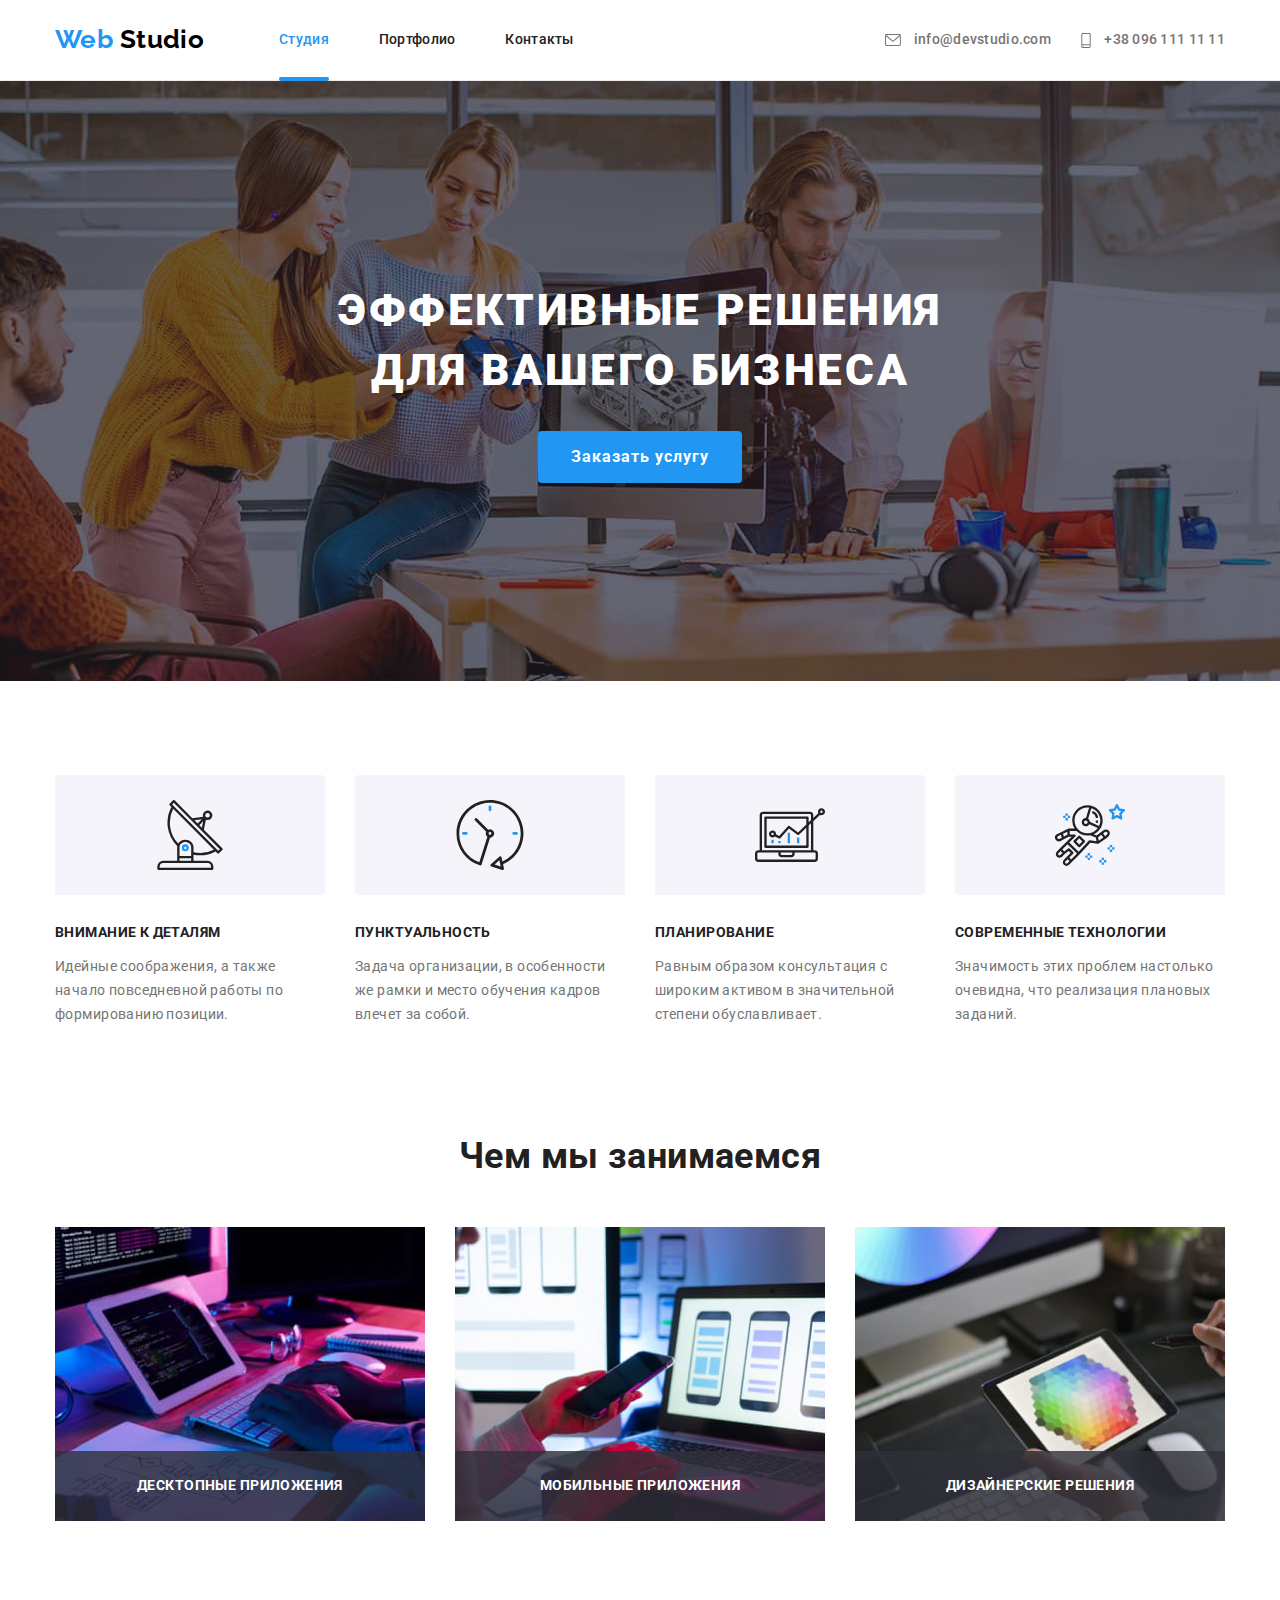
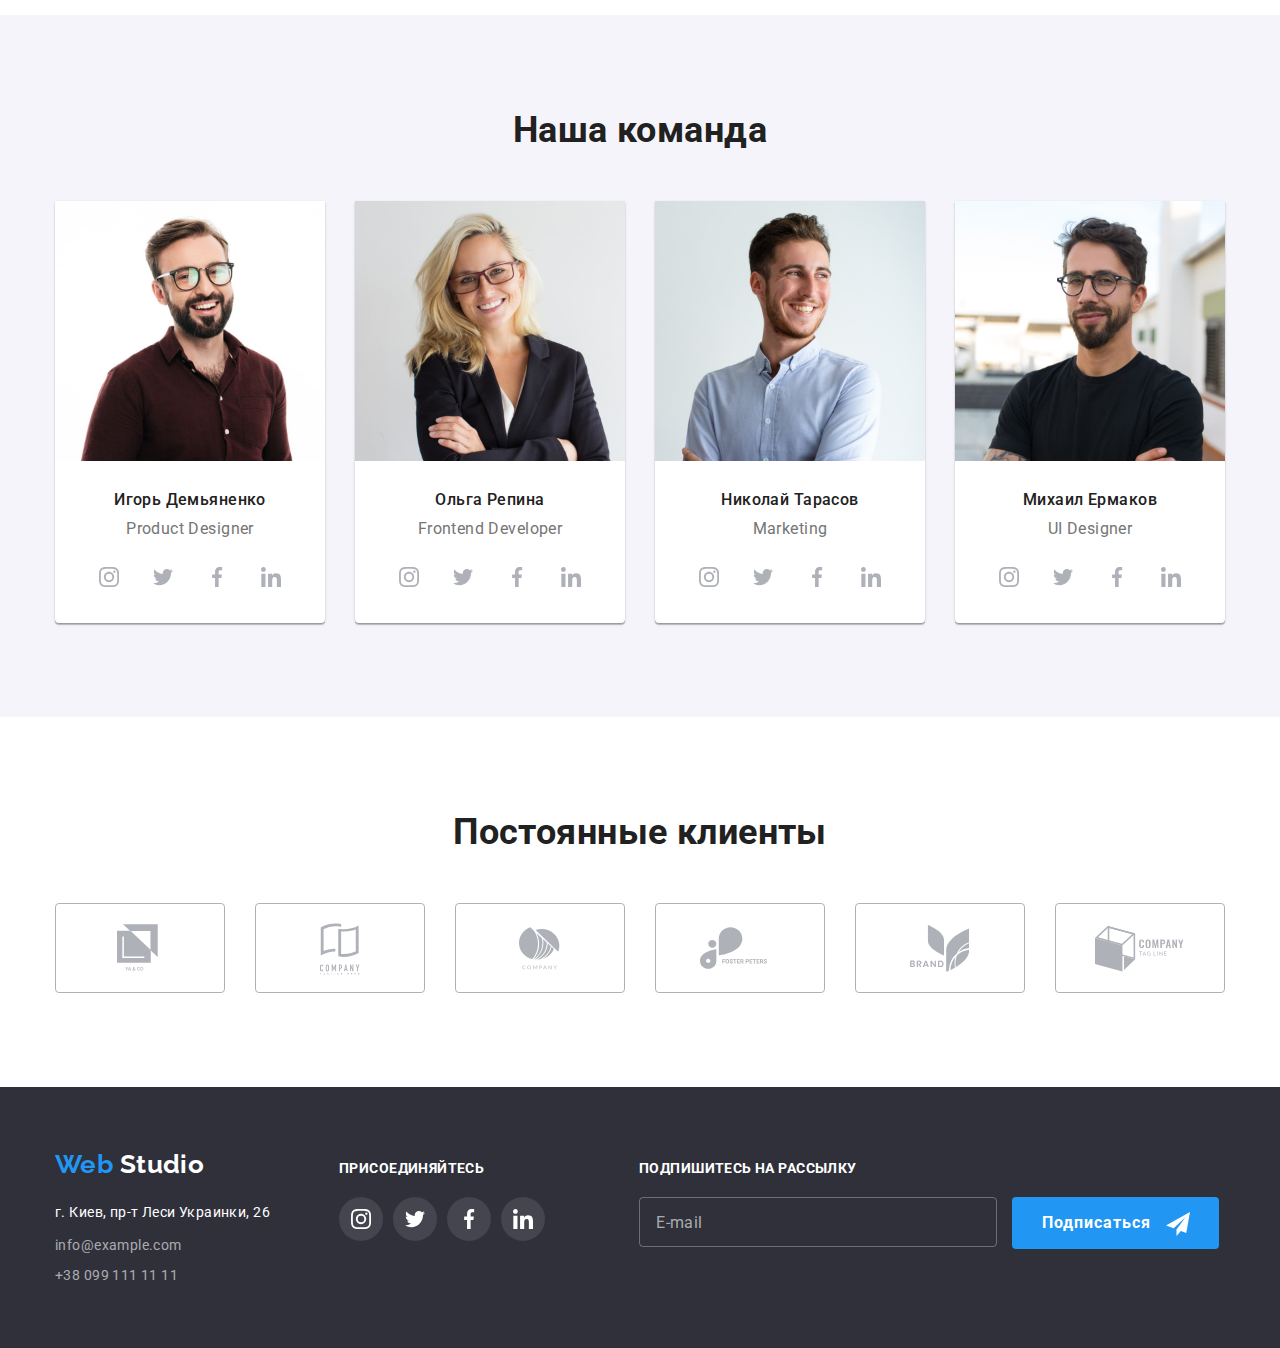
<file: index.html>
<!DOCTYPE html>
<html lang="ru">
	<head>
		<meta charset="UTF-8" />
		<meta name="viewport" content="width=device-width, initial-scale=1.0" />
		<meta http-equiv="X-UA-Compatible" content="ie=edge" />
		<link
			href="https://fonts.googleapis.com/css2?family=Raleway:wght@700&family=Roboto:wght@400;500;700&display=swap"
			rel="stylesheet"
		/>
		<link rel="stylesheet" href="./css/normalize.css" />
		<link rel="stylesheet" href="./css/style.css" />
		<title>Web Studio</title>
	</head>

	<body>
		<header class="page-header">
			<nav class="container main-nav">
				<a href="./index.html" class="logo">
					<span class="logo logo-first">Web</span>
					Studio
				</a>
				<ul class="list site-nav">
					<li class="site-nav-item"><a href="./index.html" class="site-nav-link current">Студия</a></li>
					<li class="site-nav-item">
						<a href="./portfolio.html" class="site-nav-link">Портфолио</a>
					</li>
					<li class="site-nav-item">
						<a href="#" class="site-nav-link">Контакты</a>
					</li>
				</ul>
				<ul class="list contacts">
					<li class="contacts-item">
						<a href="mailto:info@devstudio.com" class="contacts-link">
							<svg class="icon-contacts" width="16" height="12">
								<use href="./images/icons/sprite.svg#icon-envelope"></use>
							</svg>
							info@devstudio.com
						</a>
					</li>
					<li class="contacts-item">
						<a href="tel:+380961111111" class="contacts-link icon-phone">
							<svg class="icon-contacts" width="10" height="15">
								<use href="./images/icons/sprite.svg#icon-smartphone"></use>
							</svg>
							+38 096 111 11 11
						</a>
					</li>
				</ul>
			</nav>
		</header>
		<main>
			<!--Герой-->
			<section class="hero hero-section">
				<div class="hero-text-area">
					<h1 class="hero-title">Эффективные решения для вашего бизнеса</h1>
					<button type="button" class="button primary" data-modal-open>Заказать услугу</button>
				</div>
			</section>
			<!--Блок преимуществ-->
			<section class="section">
				<div class="container">
					<h2 class="visually-hidden">Наши преимущества</h2>
					<ul class="list advantages">
						<li class="advantages-item">
							<div class="advantages-bg">
								<svg class="advantages-icon">
									<use href="./images/icons/sprite.svg#icon-antenna"></use>
								</svg>
							</div>
							<h3 class="section-title-description">Внимание к деталям</h3>
							<p>Идейные соображения, а также начало повседневной работы по формированию позиции.</p>
						</li>
						<li class="advantages-item">
							<div class="advantages-bg">
								<svg class="advantages-icon">
									<use href="./images/icons/sprite.svg#icon-clock"></use>
								</svg>
							</div>
							<h3 class="section-title-description">Пунктуальность</h3>
							<p>Задача организации, в особенности же рамки и место обучения кадров влечет за собой.</p>
						</li>
						<li class="advantages-item">
							<div class="advantages-bg">
								<svg class="advantages-icon">
									<use href="./images/icons/sprite.svg#icon-diagram"></use>
								</svg>
							</div>
							<h3 class="section-title-description">Планирование</h3>
							<p>Равным образом консультация с широким активом в значительной степени обуславливает.</p>
						</li>
						<li class="advantages-item">
							<div class="advantages-bg">
								<svg class="advantages-icon">
									<use href="./images/icons/sprite.svg#icon-astronaut"></use>
								</svg>
							</div>
							<h3 class="section-title-description">Современные технологии</h3>
							<p>Значимость этих проблем настолько очевидна, что реализация плановых заданий.</p>
						</li>
					</ul>
				</div>
			</section>
			<!--Услуги-->
			<section class="section">
				<div class="container">
					<h2 class="section-title">Чем мы занимаемся</h2>
					<ul class="list products">
						<li class="products-item">
							<img src="./images/desktop-app.jpg" alt="десктопные приложения" width="370" height="294" />
							<h3 class="section-title-description white">Десктопные приложения</h3>
						</li>
						<li class="products-item">
							<img src="./images/mobile-app.jpg" alt="мобильные приложения" width="370" height="294" />
							<h3 class="section-title-description white">Мобильные приложения</h3>
						</li>
						<li class="products-item">
							<img src="./images/design.jpg" alt="дизайн приложений" width="370" height="294" />
							<h3 class="section-title-description white">Дизайнерские решения</h3>
						</li>
					</ul>
				</div>
			</section>
			<!--Команда-->
			<section class="section-grey">
				<div class="container">
					<h2 class="section-title">Наша команда</h2>
					<ul class="list team-member">
						<li class="team-member-card">
							<img
								src="./images/product-designer.jpg"
								alt="продуктовый дизайнер Николай Кучеренко"
								width="270"
								height="260"
							/>
							<div class="team-member-description">
								<h3 class="team-member name">Игорь Демьяненко</h3>
								<p class="team-member prof" lang="en">Product Designer</p>
								<ul class="list social-link">
									<li>
										<a
											class="social-link-item"
											href="https://www.instagram.com/"
											target="_blank"
											rel="noopener noreferrer"
											aria-label="ссылка на инстаграм"
										>
											<svg class="social-link-icon" width="20" height="20">
												<use href="./images/icons/sprite.svg#icon-instagram"></use>
											</svg>
										</a>
									</li>
									<li>
										<a
											class="social-link-item"
											href="https://www.twitter.com/"
											target="_blank"
											rel="noopener noreferrer"
											aria-label="ссылка на твиттер"
										>
											<svg class="social-link-icon" width="20" height="20">
												<use href="./images/icons/sprite.svg#icon-twitter"></use>
											</svg>
										</a>
									</li>
									<li>
										<a
											class="social-link-item"
											href="https://www.facebook.com/"
											target="_blank"
											rel="noopener noreferrer"
											aria-label="ссылка на фейсбук"
										>
											<svg class="social-link-icon" width="20" height="20">
												<use href="./images/icons/sprite.svg#icon-facebook"></use>
											</svg>
										</a>
									</li>
									<li>
										<a
											class="social-link-item"
											href="https://www.linkedin.com/"
											target="_blank"
											rel="noopener noreferrer"
											aria-label="ссылка на линкедин"
										>
											<svg class="social-link-icon" width="20" height="20">
												<use href="./images/icons/sprite.svg#icon-linkedin"></use>
											</svg>
										</a>
									</li>
								</ul>
							</div>
						</li>
						<li class="team-member-card">
							<img src="./images/frontend.jpg" alt="фронт-энд разработчик Ольга Иванова" width="270" height="260" />
							<div class="team-member-description">
								<h3 class="team-member name">Ольга Репина</h3>
								<p class="team-member prof" lang="en">Frontend Developer</p>
								<ul class="list social-link">
									<li>
										<a
											class="social-link-item"
											href="https://www.instagram.com/"
											target="_blank"
											rel="noopener noreferrer"
											aria-label="ссылка на инстаграм"
										>
											<svg class="social-link-icon" width="20" height="20">
												<use href="./images/icons/sprite.svg#icon-instagram"></use>
											</svg>
										</a>
									</li>
									<li>
										<a
											class="social-link-item"
											href="https://www.twitter.com/"
											target="_blank"
											rel="noopener noreferrer"
											aria-label="ссылка на твиттер"
										>
											<svg class="social-link-icon" width="20" height="20">
												<use href="./images/icons/sprite.svg#icon-twitter"></use>
											</svg>
										</a>
									</li>
									<li>
										<a
											class="social-link-item"
											href="https://www.facebook.com/"
											target="_blank"
											rel="noopener noreferrer"
											aria-label="ссылка на фейсбук"
										>
											<svg class="social-link-icon" width="20" height="20">
												<use href="./images/icons/sprite.svg#icon-facebook"></use>
											</svg>
										</a>
									</li>
									<li>
										<a
											class="social-link-item"
											href="https://www.linkedin.com/"
											target="_blank"
											rel="noopener noreferrer"
											aria-label="ссылка на линкедин"
										>
											<svg class="social-link-icon" width="20" height="20">
												<use href="./images/icons/sprite.svg#icon-linkedin"></use>
											</svg>
										</a>
									</li>
								</ul>
							</div>
						</li>
						<li class="team-member-card">
							<img src="./images/marketing.jpg" alt="маркетолог Андрей Шевченко" width="270" height="260" />
							<div class="team-member-description">
								<h3 class="team-member name">Николай Тарасов</h3>
								<p class="team-member prof" lang="en">Marketing</p>
								<ul class="list social-link">
									<li>
										<a
											class="social-link-item"
											href="https://www.instagram.com/"
											target="_blank"
											rel="noopener noreferrer"
											aria-label="ссылка на инстаграм"
										>
											<svg class="social-link-icon" width="20" height="20">
												<use href="./images/icons/sprite.svg#icon-instagram"></use>
											</svg>
										</a>
									</li>
									<li>
										<a
											class="social-link-item"
											href="https://www.twitter.com/"
											target="_blank"
											rel="noopener noreferrer"
											aria-label="ссылка на твиттер"
										>
											<svg class="social-link-icon" width="20" height="20">
												<use href="./images/icons/sprite.svg#icon-twitter"></use>
											</svg>
										</a>
									</li>
									<li>
										<a
											class="social-link-item"
											href="https://www.facebook.com/"
											target="_blank"
											rel="noopener noreferrer"
											aria-label="ссылка на фейсбук"
										>
											<svg class="social-link-icon" width="20" height="20">
												<use href="./images/icons/sprite.svg#icon-facebook"></use>
											</svg>
										</a>
									</li>
									<li>
										<a
											class="social-link-item"
											href="https://www.linkedin.com/"
											target="_blank"
											rel="noopener noreferrer"
											aria-label="ссылка на линкедин"
										>
											<svg class="social-link-icon" width="20" height="20">
												<use href="./images/icons/sprite.svg#icon-linkedin"></use>
											</svg>
										</a>
									</li>
								</ul>
							</div>
						</li>
						<li class="team-member-card">
							<img src="./images/ui.jpg" alt="дизайнер Иван Николаев" width="270" height="260" />
							<div class="team-member-description">
								<h3 class="team-member name">Михаил Ермаков</h3>
								<p class="team-member prof" lang="en">UI Designer</p>
								<ul class="list social-link">
									<li>
										<a
											class="social-link-item"
											href="https://www.instagram.com/"
											target="_blank"
											rel="noopener noreferrer"
											aria-label="ссылка на инстаграм"
										>
											<svg class="social-link-icon" width="20" height="20">
												<use href="./images/icons/sprite.svg#icon-instagram"></use>
											</svg>
										</a>
									</li>
									<li>
										<a
											class="social-link-item"
											href="https://www.twitter.com/"
											target="_blank"
											rel="noopener noreferrer"
											aria-label="ссылка на твиттер"
										>
											<svg class="social-link-icon" width="20" height="20">
												<use href="./images/icons/sprite.svg#icon-twitter"></use>
											</svg>
										</a>
									</li>
									<li>
										<a
											class="social-link-item"
											href="https://www.facebook.com/"
											target="_blank"
											rel="noopener noreferrer"
											aria-label="ссылка на фейсбук"
										>
											<svg class="social-link-icon" width="20" height="20">
												<use href="./images/icons/sprite.svg#icon-facebook"></use>
											</svg>
										</a>
									</li>
									<li>
										<a
											class="social-link-item"
											href="https://www.linkedin.com/"
											target="_blank"
											rel="noopener noreferrer"
											aria-label="ссылка на линкедин"
										>
											<svg class="social-link-icon" width="20" height="20">
												<use href="./images/icons/sprite.svg#icon-linkedin"></use>
											</svg>
										</a>
									</li>
								</ul>
							</div>
						</li>
					</ul>
				</div>
			</section>
			<!--Клиенты-->
			<section class="clients">
				<div class="container">
					<h2 class="section-title">Постоянные клиенты</h2>
					<ul class="list clients-list">
						<li class="clients-list-item">
							<a href="#" class="clients-link">
								<svg width="45" height="50">
									<use href="./images/icons/sprite.svg#icon-logo-1"></use>
								</svg>
							</a>
						</li>
						<li class="clients-list-item">
							<a href="#" class="clients-link">
								<svg width="40" height="52">
									<use href="./images/icons/sprite.svg#icon-logo-2"></use>
								</svg>
							</a>
						</li>
						<li class="clients-list-item">
							<a href="#" class="clients-link">
								<svg width="41" height="43">
									<use href="./images/icons/sprite.svg#icon-logo-3"></use>
								</svg>
							</a>
						</li>
						<li class="clients-list-item">
							<a href="#" class="clients-link">
								<svg width="80" height="43">
									<use href="./images/icons/sprite.svg#icon-logo-4"></use>
								</svg>
							</a>
						</li>
						<li class="clients-list-item">
							<a href="#" class="clients-link">
								<svg width="59" height="47">
									<use href="./images/icons/sprite.svg#icon-logo-5"></use>
								</svg>
							</a>
						</li>
						<li class="clients-list-item">
							<a href="#" class="clients-link">
								<svg width="89" height="46">
									<use href="./images/icons/sprite.svg#icon-logo-6"></use>
								</svg>
							</a>
						</li>
					</ul>
				</div>
			</section>
		</main>
		<footer>
			<div class="container footer-columns">
				<div class="logo-address">
					<a href="./index.html" class="logo logo-footer">
						<span class="logo logo-first">Web</span>
						Studio
					</a>
					<address class="address">
						<ul class="list">
							<li>
								<a
									href="https://goo.gl/maps/nj3guqjCCo6YJQm78"
									target="_blank"
									rel="noopener noreferrer"
									class="footer-link address"
								>
									г. Киев, пр-т Леси Украинки, 26
								</a>
							</li>
							<li class="footer-contacts-mail">
								<a href="mailto:info@example.com" class="footer-link">info@example.com</a>
							</li>
							<li class="footer-contacts-phone">
								<a href="tel:+380991111111" class="footer-link">+38 099 111 11 11</a>
							</li>
						</ul>
					</address>
				</div>
				<div class="follow-block">
					<p class="footer-action">Присоединяйтесь</p>
					<ul class="list social-link">
						<li>
							<a
								class="social-link-item footer"
								href="https://www.instagram.com/"
								target="_blank"
								rel="noopener noreferrer"
								aria-label="ссылка на инстаграм"
							>
								<svg class="social-link-icon" width="20" height="20">
									<use href="./images/icons/sprite.svg#icon-instagram"></use>
								</svg>
							</a>
						</li>
						<li>
							<a
								class="social-link-item footer"
								href="https://www.twitter.com/"
								target="_blank"
								rel="noopener noreferrer"
								aria-label="ссылка на твиттер"
							>
								<svg class="social-link-icon" width="20" height="20">
									<use href="./images/icons/sprite.svg#icon-twitter"></use>
								</svg>
							</a>
						</li>
						<li>
							<a
								class="social-link-item footer"
								href="https://www.facebook.com/"
								target="_blank"
								rel="noopener noreferrer"
								aria-label="ссылка на фейсбук"
							>
								<svg class="social-link-icon" width="20" height="20">
									<use href="./images/icons/sprite.svg#icon-facebook"></use>
								</svg>
							</a>
						</li>
						<li>
							<a
								class="social-link-item footer"
								href="https://www.linkedin.com/"
								target="_blank"
								rel="noopener noreferrer"
								aria-label="ссылка на линкедин"
							>
								<svg class="social-link-icon" width="20" height="20">
									<use href="./images/icons/sprite.svg#icon-linkedin"></use>
								</svg>
							</a>
						</li>
					</ul>
				</div>
				<div>
					<p class="footer-action">Подпишитесь на рассылку</p>
					<form action="" method="POST">
						<input type="e-mail" placeholder="E-mail" name="subscribe" required class="subscribe-field" />
						<button type="submit" class="button primary subscribe">
							Подписаться
							<svg class="subscribe-icon">
								<use href="./images/icons/sprite.svg#icon-subscribe"></use>
							</svg>
						</button>
					</form>
				</div>
			</div>
		</footer>
		<div class="backdrop is-hidden" data-modal>
			<div class="modal-window">
				<button class="close-button" data-modal-close>
					<svg class="modal-form-icon close-icon" height="11" width="11">
						<use href="./images/icons/sprite.svg#icon-close"></use>
					</svg>
				</button>
				<p class="modal-form-title">Оставьте свои данные, мы вам перезвоним</p>
				<form action="" method="POST" class="modal-form">
					<label class="modal-form-label" for="username">Имя</label>
					<div class="modal-form-wrap">
						<input type="text" name="username" id="username" class="modal-form-field" required />
						<svg class="modal-form-icon" height="18" width="18">
							<use href="./images/icons/sprite.svg#icon-human"></use>
						</svg>
					</div>
					<label class="modal-form-label" for="phone">Телефон</label>
					<div class="modal-form-wrap">
						<input type="telephone" name="phone" id="phone" required class="modal-form-field" />
						<svg class="modal-form-icon" height="18" width="18">
							<use href="./images/icons/sprite.svg#icon-phone-2"></use>
						</svg>
					</div>
					<label class="modal-form-label" for="mail">Почта</label>
					<div class="modal-form-wrap">
						<input type="e-mail" name="mail" id="mail" required class="modal-form-field" />
						<svg class="modal-form-icon" height="18" width="18">
							<use href="./images/icons/sprite.svg#icon-mail-filled"></use>
						</svg>
					</div>
					<label class="modal-form-label" for="comment">Комментарий</label>
					<div class="modal-form-wrap">
						<textarea
							name="comment"
							id="comment"
							placeholder="Введите текст"
							rows="8"
							class="modal-form-field"
						></textarea>
					</div>
					<div class="custom-checkbox-wrap">
						<label class="check-label" for="check">
							<input class="custom-checkbox" type="checkbox" name="check" id="check" value="check" />
							<span class="icon-check"></span>
							Соглашаюсь с рассылкой и принимаю&nbsp;
							<a href="#" class="policy-link">Условия договора</a>
						</label>
					</div>
					<div class="button-submit-wrap"><button type="submit" class="button primary send">Отправить</button></div>
				</form>
			</div>
		</div>
		<script src="./js/modal.js"></script>
	</body>
</html>
</file>
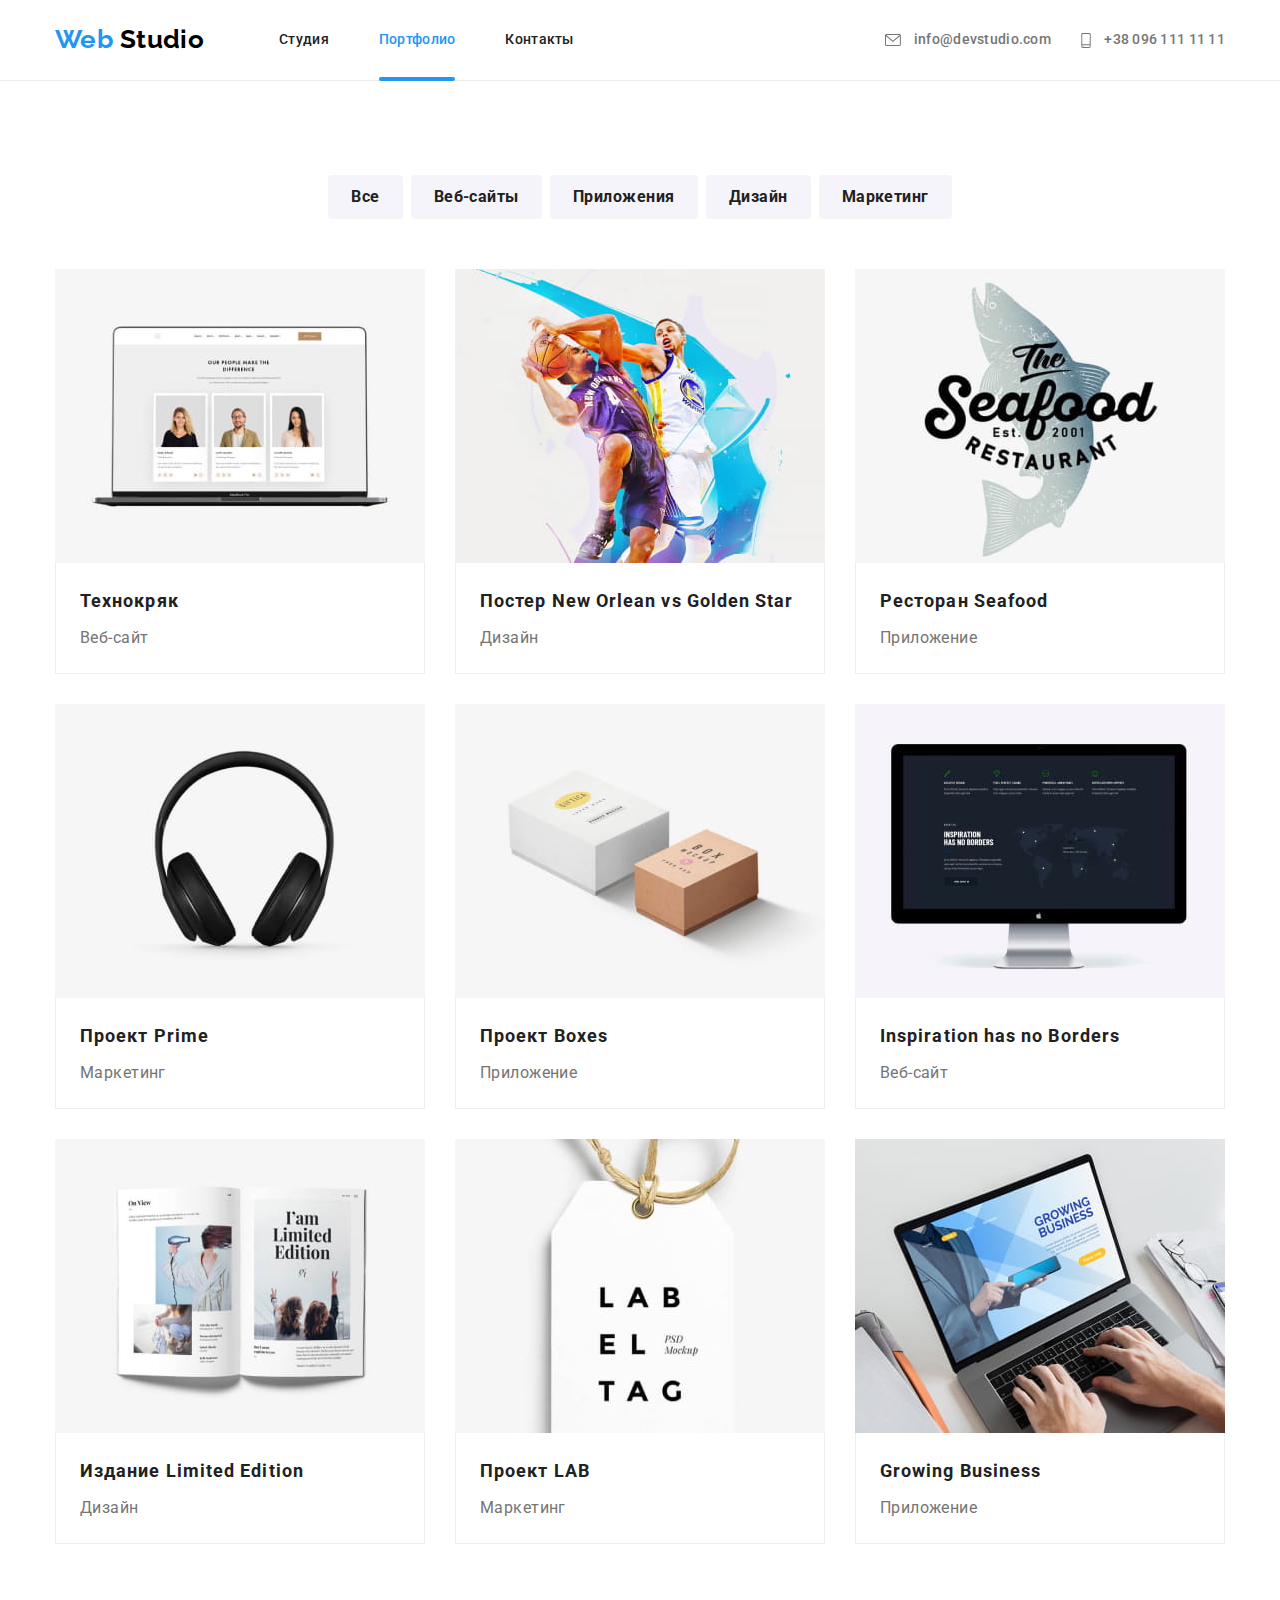
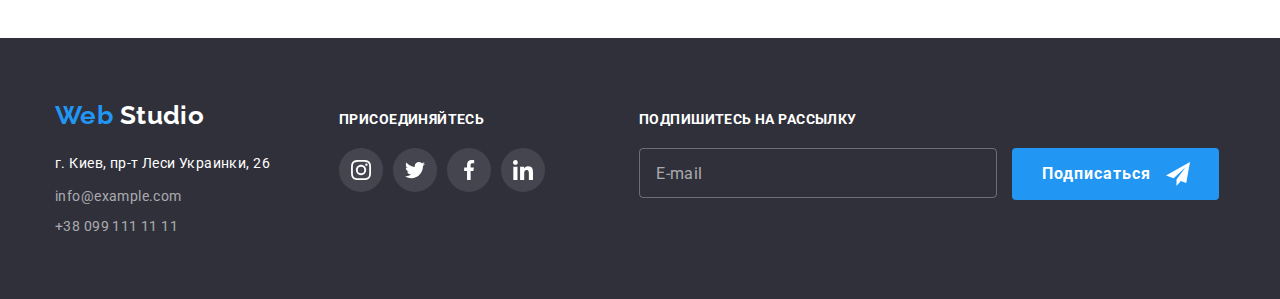
<file: portfolio.html>
<!DOCTYPE html>
<html lang="ru">

<head>
    <meta charset="UTF-8" />
    <meta name="viewport" content="width=device-width, initial-scale=1.0" />
    <meta http-equiv="X-UA-Compatible" content="ie=edge" />
    <link href="https://fonts.googleapis.com/css2?family=Raleway:wght@700&family=Roboto:wght@400;500;700&display=swap"
        rel="stylesheet">
    <link rel="stylesheet" href="./css/normalize.css">
    <link rel="stylesheet" href="./css/style.css">
    <title>Web Studio</title>
</head>

<body>
    <header class="page-header">
        <nav class="container main-nav">
            <a href="./index.html" class="logo">
                <span class="logo logo-first">Web</span>
                Studio
            </a>
            <ul class="list site-nav">
                <li class="site-nav-item"><a href="./index.html" class="site-nav-link">Студия</a></li>
                <li class="site-nav-item">
                    <a href="./portfolio.html" class="site-nav-link current">Портфолио</a>
                </li>
                <li class="site-nav-item">
                    <a href="#" class="site-nav-link">Контакты</a>
                </li>
            </ul>
            <ul class="list contacts">
                <li class="contacts-item">
                    <a href="mailto:info@devstudio.com" class="contacts-link">
                        <svg class="icon-contacts" width="16" height="12">
                            <use href="./images/icons/sprite.svg#icon-envelope"></use>
                        </svg>
                        info@devstudio.com
                    </a>
                </li>
                <li class="contacts-item">
                    <a href="tel:+380961111111" class="contacts-link icon-phone">
                        <svg class="icon-contacts" width="10" height="15">
                            <use href="./images/icons/sprite.svg#icon-smartphone"></use>
                        </svg>
                        +38 096 111 11 11
                    </a>
                </li>
            </ul>
        </nav>
    </header>
    <main>
        <h1 class="visually-hidden">Портфолио</h1>
        <section class="container filter-section">
            <h2 class="visually-hidden">Фильтр работ</h2>
            <ul class="filter-list list">
                <li class="filter-item"><button type="button" class="button filter">Все</button></li>
                <li class="filter-item"><button type="button" class="button filter">Веб-сайты</button></li>
                <li class="filter-item"><button type="button" class="button filter">Приложения</button></li>
                <li class="filter-item"><button type="button" class="button filter">Дизайн</button></li>
                <li class="filter-item"><button type="button" class="button filter">Маркетинг</button></li>
            </ul>
        </section>
        <section class="container works-section">
            <h2 class="visually-hidden">Примеры работ</h2>
            <ul class="list works-list">
                <li class="portfolio-card">
                    <a href="#" class="portfolio-card-link">
                        <div class="overlay-portfolio-text"><img src="./images/portfolio-1.jpg" alt="веб-сайт технокряк"
                                width="370" height="294">
                            <div class="portfolio-item-text">
                                <p>Технокряк - это современная площадка распространения
                                    коронавируса.
                                    Компании используют эту
                                    платформу для цифрового шпионажа и атак на защищённые сервера конкурентов.</p>
                            </div>
                        </div>

                        <div class="portfolio-item">
                            <h3 class="portfolio-item-title">Технокряк</h3>
                            <p class="portfolio-item-description">Веб-сайт</p>
                        </div>
                    </a>
                </li>
                <li class="portfolio-card">
                    <a href="#" class="portfolio-card-link">
                        <div class="overlay-portfolio-text"><img src="./images/portfolio-2.jpg"
                                alt="дизайн баскетбольного постера" width="370" height="294">
                            <div class="portfolio-item-text">
                                <p>Lorem ipsum dolor sit amet consectetur adipisicing elit.
                                    Perspiciatis
                                    aspernatur sit eius harum, alias praesentium. Lorem ipsum dolor sit amet. Lorem
                                    ipsum
                                    dolor
                                    sit amet. Lorem ipsum dolor sit amet.</p>
                            </div>
                        </div>
                        <div class="portfolio-item">
                            <h3 class="portfolio-item-title">Постер New Orlean vs Golden Star</h3>
                            <p class="portfolio-item-description">Дизайн</p>
                        </div>
                    </a>
                </li>
                <li class="portfolio-card">
                    <a href="#" class="portfolio-card-link">
                        <div class="overlay-portfolio-text"><img src="./images/portfolio-3.jpg"
                                alt="приложения для ресторана сифуд" width="370" height="294">

                            <div class="portfolio-item-text">
                                <p>Lorem ipsum dolor sit amet consectetur adipisicing elit.
                                    Perspiciatis
                                    aspernatur sit eius harum, alias praesentium. Lorem ipsum dolor sit amet. Lorem
                                    ipsum
                                    dolor
                                    sit amet. Lorem ipsum dolor sit amet.</p>
                            </div>
                        </div>
                        <div class="portfolio-item">
                            <h3 class="portfolio-item-title">Ресторан Seafood</h3>
                            <p class="portfolio-item-description">Приложение</p>
                        </div>
                    </a>
                </li>
                <li class="portfolio-card">
                    <a href="#" class="portfolio-card-link">
                        <div class="overlay-portfolio-text"><img src="./images/portfolio-4.jpg"
                                alt="маркетинг для проекта прайм" width="370" height="294">
                            <div class="portfolio-item-text">
                                <p>Lorem ipsum dolor sit amet consectetur adipisicing elit.
                                    Perspiciatis
                                    aspernatur sit eius harum, alias praesentium. Lorem ipsum dolor sit amet. Lorem
                                    ipsum
                                    dolor
                                    sit amet. Lorem ipsum dolor sit amet.</p>
                            </div>
                        </div>
                        <div class="portfolio-item">

                            <h3 class="portfolio-item-title">Проект Prime</h3>
                            <p class="portfolio-item-description">Маркетинг</p>
                        </div>
                    </a>

                </li>
                <li class="portfolio-card">
                    <a href="#" class="portfolio-card-link">
                        <div class="overlay-portfolio-text"><img src="./images/portfolio-5.jpg"
                                alt="приложение для проекта боксес" width="370" height="294">

                            <div class="portfolio-item-text">
                                <p>Lorem ipsum dolor sit amet consectetur adipisicing elit.
                                    Perspiciatis
                                    aspernatur sit eius harum, alias praesentium. Lorem ipsum dolor sit amet. Lorem
                                    ipsum
                                    dolor
                                    sit amet. Lorem ipsum dolor sit amet.</p>
                            </div>
                        </div>

                        <div class="portfolio-item">
                            <h3 class="portfolio-item-title">Проект Boxes</h3>
                            <p class="portfolio-item-description">Приложение</p>
                        </div>
                    </a>

                </li>
                <li class="portfolio-card">
                    <a href="#" class="portfolio-card-link">
                        <div class="overlay-portfolio-text"><img src="./images/portfolio-6.jpg" alt="сайт инспирейшн"
                                width="370" height="294">

                            <div class="portfolio-item-text">
                                <p>Lorem ipsum dolor sit amet consectetur adipisicing elit.
                                    Perspiciatis
                                    aspernatur sit eius harum, alias praesentium. Lorem ipsum dolor sit amet. Lorem
                                    ipsum
                                    dolor
                                    sit amet. Lorem ipsum dolor sit amet.</p>
                            </div>
                        </div>

                        <div class="portfolio-item">

                            <h3 class="portfolio-item-title">Inspiration has no Borders</h3>
                            <p class="portfolio-item-description">Веб-сайт</p>
                        </div>
                    </a>

                </li>
                <li class="portfolio-card">
                    <a href="#" class="portfolio-card-link">
                        <div class="overlay-portfolio-text"><img src="./images/portfolio-7.jpg"
                                alt="дизайн издания лимитед эдишин" width="370" height="294">

                            <div class="portfolio-item-text">
                                <p>Lorem ipsum dolor sit amet consectetur adipisicing elit.
                                    Perspiciatis
                                    aspernatur sit eius harum, alias praesentium. Lorem ipsum dolor sit amet. Lorem
                                    ipsum
                                    dolor
                                    sit amet. Lorem ipsum dolor sit amet.</p>
                            </div>
                        </div>

                        <div class="portfolio-item">

                            <h3 class="portfolio-item-title">Издание Limited Edition</h3>
                            <p class="portfolio-item-description">Дизайн</p>
                        </div>
                    </a>

                </li>
                <li class="portfolio-card">
                    <a href="#" class="portfolio-card-link">
                        <div class="overlay-portfolio-text"><img src="./images/portfolio-8.jpg"
                                alt="маркетинг для проекта лаб" width="370" height="294">

                            <div class="portfolio-item-text">
                                <p>Lorem ipsum dolor sit amet consectetur adipisicing elit.
                                    Perspiciatis
                                    aspernatur sit eius harum, alias praesentium. Lorem ipsum dolor sit amet. Lorem
                                    ipsum
                                    dolor
                                    sit amet. Lorem ipsum dolor sit amet.</p>
                            </div>
                        </div>

                        <div class="portfolio-item">

                            <h3 class="portfolio-item-title">Проект LAB</h3>
                            <p class="portfolio-item-description">Маркетинг</p>
                        </div>
                    </a>

                </li>
                <li class="portfolio-card">
                    <a href="#" class="portfolio-card-link">
                        <div class="overlay-portfolio-text"><img src="./images/portfolio-9.jpg"
                                alt="приложение для бизнеса" width="370" height="294">

                            <div class="portfolio-item-text">
                                <p>Lorem ipsum dolor sit amet consectetur adipisicing elit.
                                    Perspiciatis
                                    aspernatur sit eius harum, alias praesentium. Lorem ipsum dolor sit amet. Lorem
                                    ipsum
                                    dolor
                                    sit amet. Lorem ipsum dolor sit amet.</p>
                            </div>
                        </div>

                        <div class="portfolio-item">

                            <h3 class="portfolio-item-title">Growing Business</h3>
                            <p class="portfolio-item-description">Приложение</p>
                        </div>
                    </a>

                </li>
            </ul>
        </section>
    </main>
    <footer>
        <div class="container footer-columns">
            <div class="logo-address">
                <a href="./index.html" class="logo logo-footer">
                    <span class="logo logo-first">Web</span>
                    Studio
                </a>
                <address class="address">
                    <ul class="list">
                        <li>
                            <a href="https://goo.gl/maps/nj3guqjCCo6YJQm78" target="_blank" rel="noopener noreferrer"
                                class="footer-link address">
                                г. Киев, пр-т Леси Украинки, 26
                            </a>
                        </li>
                        <li class="footer-contacts-mail">
                            <a href="mailto:info@example.com" class="footer-link">info@example.com</a>
                        </li>
                        <li class="footer-contacts-phone">
                            <a href="tel:+380991111111" class="footer-link">+38 099 111 11 11</a>
                        </li>
                    </ul>
                </address>
            </div>
            <div class="follow-block">
                <p class="footer-action">Присоединяйтесь</p>
                <ul class="list social-link">
                    <li>
                        <a class="social-link-item footer" href="https://www.instagram.com/" target="_blank"
                            rel="noopener noreferrer" aria-label="ссылка на инстаграм">
                            <svg class="social-link-icon" width="20" height="20">
                                <use href="./images/icons/sprite.svg#icon-instagram"></use>
                            </svg>
                        </a>
                    </li>
                    <li>
                        <a class="social-link-item footer" href="https://www.twitter.com/" target="_blank"
                            rel="noopener noreferrer" aria-label="ссылка на твиттер">
                            <svg class="social-link-icon" width="20" height="20">
                                <use href="./images/icons/sprite.svg#icon-twitter"></use>
                            </svg>
                        </a>
                    </li>
                    <li>
                        <a class="social-link-item footer" href="https://www.facebook.com/" target="_blank"
                            rel="noopener noreferrer" aria-label="ссылка на фейсбук">
                            <svg class="social-link-icon" width="20" height="20">
                                <use href="./images/icons/sprite.svg#icon-facebook"></use>
                            </svg>
                        </a>
                    </li>
                    <li>
                        <a class="social-link-item footer" href="https://www.linkedin.com/" target="_blank"
                            rel="noopener noreferrer" aria-label="ссылка на линкедин">
                            <svg class="social-link-icon" width="20" height="20">
                                <use href="./images/icons/sprite.svg#icon-linkedin"></use>
                            </svg>
                        </a>
                    </li>
                </ul>
            </div>
            <div>
                <p class="footer-action">Подпишитесь на рассылку</p>
                <form action="" method="POST">
                    <input type="e-mail" placeholder="E-mail" name="subscribe" required class="subscribe-field" />
                    <button type="submit" class="button primary subscribe">
                        Подписаться
                        <svg class="subscribe-icon">
                            <use href="./images/icons/sprite.svg#icon-subscribe"></use>
                        </svg>
                    </button>
                </form>
            </div>
        </div>
    </footer>
</body>

</html>
</file>
<file: css/style.css>
:root {
	--primary-text-color: #757575;
	--secondary-text-color: #212121;
	--accent-color: #2196f3;
	--additional-color: #ffffff;
	--logo-color: #000000;
	--footer-contacts-color: rgba(255, 255, 255, 0.6);
	--overlay-color: rgba(47, 48, 58, 0.8);
	--overlay-hero: rgba(47, 48, 58, 0.4);
	--portfolio-overlay: rgba(33, 150, 243, 0.9);
	--secondary-background: #f5f4fa;
	--footer-background: #2f303a;
	--clients-logo-border: #afb1b8;
}

html {
	box-sizing: border-box;
}

*,
*::before,
*::after {
	box-sizing: inherit;
}

body {
	color: var(--primary-text-color);
	font-family: Roboto, sans-serif;
	font-style: normal;
	font-weight: 400;
	font-size: 14px;
	line-height: 1.71;
	letter-spacing: 0.03em;
}

footer {
	margin-top: 94px;

	background-color: var(--footer-background);
}

button {
	font-family: inherit;
}

img {
	display: block;
	margin: 0;
	max-width: 100%;
}

/*Utilities*/

.list {
	list-style: none;
	padding: 0;
	margin: 0;
}

.container {
	width: 1200px;
	margin-left: auto;
	margin-right: auto;
	padding-left: 15px;
	padding-right: 15px;
}

.visually-hidden {
	position: absolute !important;
	clip: rect(1px 1px 1px 1px);
	/* IE6, IE7 */
	clip: rect(1px, 1px, 1px, 1px);
	padding: 0 !important;
	border: 0 !important;
	height: 1px !important;
	width: 1px !important;
	overflow: hidden;
}

/*Logo*/

.logo {
	color: var(--logo-color);
	font-family: Raleway, serif;
	font-style: normal;
	font-weight: 700;
	font-size: 26px;
	line-height: 1.2;
	text-decoration: none;
}

.logo.logo-first {
	color: var(--accent-color);
}

.logo.logo-footer {
	color: var(--additional-color);
}

/*Navigation*/

.page-header {
	position: relative;
	margin: 0;
	border-bottom: 1px solid #ececec;
}

.main-nav {
	display: flex;
	align-items: center;
}

.site-nav {
	display: flex;
	margin-left: 75px;
}

.contacts {
	display: flex;
	margin-left: auto;
}

.site-nav-item {
	margin-right: 50px;
	position: relative;
}

.site-nav-item:last-child {
	margin-right: 0;
}

.contacts-item {
	margin-right: 30px;
}

.contacts-item:last-child {
	margin-right: 0;
}

.site-nav-link,
.contacts-link {
	padding-top: 32px;
	padding-bottom: 32px;
	display: block;

	font-weight: 500;
	line-height: 1.14;
	letter-spacing: 0.02em;
	text-decoration: none;
}

.site-nav-link {
	color: var(--secondary-text-color);
}

.site-nav-link::after {
	content: "";
	background-color: #ffffff;
	transition-property: background-color;
	transition-duration: 250ms;
	transition-timing-function: cubic-bezier(0.4, 0, 0.2, 1);
}

.site-nav-link:hover::after,
.site-nav-link:focus::after,
.site-nav-link.current::after {
	content: "";
	width: 100%;
	height: 4px;
	border-radius: 2px;
	background-color: var(--accent-color);
	position: absolute;
	bottom: 0;
	left: 0;
	transform: translate(0px, 1px);
}

.site-nav-link.current {
	color: var(--accent-color);
}

.contacts-link {
	color: var(--primary-text-color);
	fill: var(--primary-text-color);
	transition-property: color, fill;
	transition-duration: 250ms;
	transition-timing-function: cubic-bezier(0.4, 0, 0.2, 1);
}

.icon-contacts {
	margin-right: 10px;
	vertical-align: middle;
}

.site-nav-link:hover,
.contacts-link:hover,
.site-nav-link:focus,
.contacts-link:focus {
	color: var(--accent-color);
	fill: var(--accent-color);
}

/*Hero*/

.hero {
	color: var(--additional-color);
	text-align: center;
	letter-spacing: 0.06em;
}

.hero-section {
	padding-top: 200px;
	padding-bottom: 200px;
	height: 600px;
	max-width: 1600px;
	margin-left: auto;
	margin-right: auto;

	background-color: var(--overlay-color);
	background-image: linear-gradient(var(--overlay-hero), var(--overlay-hero)), url(../images/hero.jpg);
	background-position: center;
	background-size: cover;
}

.hero-text-area {
	max-width: 700px;
	margin-left: auto;
	margin-right: auto;
}

.hero-title {
	margin-top: 0;
	margin-bottom: 30px;
	font-weight: 900;
	font-size: 44px;
	line-height: 1.36;
	letter-spacing: 0.06em;
	text-transform: uppercase;
}

/*Buttons*/

.button {
	display: inline-block;
	border: 1px solid transparent;
	border-radius: 4px;
	padding: 10px 32px;
	min-width: 200px;

	background-color: var(--additional-color);
	color: var(--primary-text-color);
	font-weight: 700;
	font-size: 16px;
	line-height: 1.88;
	text-align: center;
	letter-spacing: 0.06em;

	cursor: pointer;

	transition-property: color, background-color, box-shadow;
	transition-duration: 250ms;
	transition-timing-function: cubic-bezier(0.4, 0, 0.2, 1);
}

.button.primary {
	background-color: var(--accent-color);
	color: var(--additional-color);
}

.subscribe {
	padding-left: 29px;
	padding-right: 28px;
}

.subscribe-icon {
	fill: var(--additional-color);

	width: 24px;
	height: 24px;
	margin-left: 10px;

	vertical-align: middle;
}

.button.filter {
	background-color: var(--secondary-background);
	color: var(--secondary-text-color);
	line-height: 1.88;
	letter-spacing: 0.03em;
	padding: 6px 22px;
	min-width: 73px;
}

.filter-item {
	margin-left: 8px;
}

.filter-item:first-child {
	margin-left: 0;
}

.button.filter:hover,
.button.filter:active,
.button.filter:focus {
	background-color: var(--accent-color);
	color: var(--additional-color);
	outline: none;
	box-shadow: 0px 3px 1px rgba(0, 0, 0, 0.1), 0px 1px 2px rgba(0, 0, 0, 0.08), 0px 2px 2px rgba(0, 0, 0, 0.12);
}

.send:hover,
.send:focus,
.primary:hover,
.primary:focus {
	box-shadow: 0px 4px 4px rgba(0, 0, 0, 0.15);
	background: #188ce8;
	outline: none;
}

/*Section*/

.section {
	margin-top: 94px;
}

.section-title {
	margin-top: 0;
	margin-bottom: 50px;

	color: var(--secondary-text-color);
	font-weight: 700;
	font-size: 36px;
	line-height: 1.17;
	text-align: center;
}

.section-title-description {
	margin-top: 30px;
	margin-bottom: 10px;

	color: var(--secondary-text-color);
	font-weight: 700;
	font-size: 14px;
	line-height: 1.14;
	text-transform: uppercase;
}

.section-title-description.white {
	margin-top: 0;
	margin-bottom: 0;
	padding-top: 27px;
	padding-bottom: 27px;
	display: block;
	position: absolute;
	bottom: 0;
	width: 100%;

	background-color: var(--overlay-color);
	color: var(--additional-color);
	text-align: center;
}

/*Advantages*/

.advantages {
	display: flex;
}

.advantages-item {
	width: calc((100% - 90px) / 4);
}

.advantages-item:not(:last-child) {
	margin-right: 30px;
}

.advantages-bg {
	display: flex;

	height: 120px;
	align-items: center;
	justify-content: center;
	background-color: var(--secondary-background);
	border-radius: 4px;
}

.advantages-icon {
	width: 70px;
	height: 70px;
}

/*Products*/

.products {
	display: flex;
}

.products-item {
	width: calc((100% - 60px) / 3);

	position: relative;
}

.products-item:not(:last-child) {
	margin-right: 30px;
}

/*Team*/

.section-grey {
	padding-top: 94px;
	padding-bottom: 94px;
	margin-top: 94px;

	background-color: var(--secondary-background);
}

.team-member {
	display: flex;
	font-size: 16px;
	line-height: 1.18;
	text-align: center;
}

.team-member-card {
	width: calc((100% - 90px) / 4);

	background-color: var(--additional-color);
	box-shadow: 0px 1px 3px rgba(0, 0, 0, 0.12), 0px 1px 1px rgba(0, 0, 0, 0.14), 0px 2px 1px rgba(0, 0, 0, 0.2);
	border-radius: 0px 0px 4px 4px;
}

.team-member-card:not(:last-child) {
	margin-right: 30px;
}

.team-member.name {
	margin-top: 0;
	margin-bottom: 10px;
	display: block;
	color: var(--secondary-text-color);
	font-weight: 500;
}

.team-member.prof {
	margin-top: 0;
	margin-bottom: 16px;
	display: block;
}

.team-member-description {
	padding-top: 30px;
	padding-bottom: 24px;
	padding-left: 32px;
	padding-right: 32px;
}

/*Clients*/

.clients {
	margin-top: 94px;
}

.clients-list {
	display: flex;
	align-items: center;
}

.clients-list-item {
	display: flex;

	width: calc((100% - 150px) / 6);
	height: 90px;
	border: 1px solid var(--clients-logo-border);
	border-radius: 4px;

	transition-property: border-color;
	transition-duration: 250ms;
	transition-timing-function: cubic-bezier(0.4, 0, 0.2, 1);
}

.clients-list-item:hover,
.clients-list-item:focus {
	border-color: var(--accent-color);
}

.clients-list-item:not(:last-child) {
	margin-right: 30px;
}

.clients-link {
	display: flex;
	align-items: center;
	justify-content: center;
	height: 90px;
	width: 170px;
	margin: 0;
	padding: 0;
	fill: var(--clients-logo-border);

	transition-property: fill;
	transition-duration: 250ms;
	transition-timing-function: cubic-bezier(0.4, 0, 0.2, 1);
}

.clients-link:hover,
.clients-link:focus {
	fill: var(--accent-color);
}

/*Portfolio*/

.portfolio-card {
	width: calc((100% - 60px) / 3);
	margin-right: 30px;
	margin-bottom: 30px;
}

.portfolio-card-link {
	color: inherit;
	text-decoration: none;
	display: block;
	margin: 0;
	padding: 0;

	background: #ffffff;

	transition-property: box-shadow;
	transition-duration: 250ms;
	transition-timing-function: cubic-bezier(0.4, 0, 0.2, 1);
}

.portfolio-card-link:hover,
.portfolio-card-link:focus {
	box-shadow: 0px 1px 1px rgba(0, 0, 0, 0.12), 0px 4px 4px rgba(0, 0, 0, 0.06), 1px 4px 6px rgba(0, 0, 0, 0.16);
}

.portfolio-card:nth-last-child(-n + 3) {
	margin-bottom: 0;
}

.portfolio-card:nth-child(3n) {
	margin-right: 0;
}

.portfolio-item {
	padding: 20px 24px;
	border-left: 1px solid #eeeeee;
	border-right: 1px solid #eeeeee;
	border-bottom: 1px solid #eeeeee;
}

.portfolio-item-title {
	margin: 0;

	color: var(--secondary-text-color);
	font-weight: 700;
	font-size: 18px;
	line-height: 2;
	letter-spacing: 0.06em;
}

.overlay-portfolio-text {
	position: relative;
	overflow: hidden;
}

.portfolio-card-link:hover .portfolio-item-text,
.portfolio-card-link:focus .portfolio-item-text {
	transform: translatey(0);
	width: 370px;
	height: 294px;
}

.portfolio-item-description {
	margin-top: 4px;
	margin-bottom: 0;

	font-size: 16px;
	line-height: 1.87;
}

.portfolio-item-text {
	margin: 0;
	padding: 63px 24px;
	width: 100%;
	height: 100%;
	position: absolute;
	top: 0;
	left: 0;

	background-color: var(--portfolio-overlay);
	color: var(--additional-color);
	font-size: 18px;
	line-height: 1.56;

	transform: translatey(101%);

	transition-property: transform;
	transition-duration: 250ms;
	transition-timing-function: cubic-bezier(0.4, 0, 0.2, 1);
}

.filter-list {
	display: flex;
	justify-content: center;
}

.filter-section {
	margin-top: 94px;
}

.works-section {
	margin-top: 50px;
}

.works-list {
	display: flex;
	flex-wrap: wrap;
}

/*Footer*/

.footer-link {
	color: var(--footer-contacts-color);
	font-style: normal;
	text-decoration: none;
}

.footer-link.address {
	color: var(--additional-color);
}

.footer-action {
	margin-bottom: 20px;

	color: var(--additional-color);
	font-weight: 700;
	font-size: 14px;
	line-height: 1.14;
	text-transform: uppercase;
}

.footer-columns {
	display: flex;
	align-items: baseline;
	padding-bottom: 60px;
	padding-top: 60px;
}

.logo-address {
	margin-right: 69px;
}

.address {
	margin-top: 20px;
}

.footer-contacts-mail {
	margin-top: 9px;
}

.footer-contacts-phone {
	margin-top: 6px;
}

/*Social links*/

.social-link {
	display: flex;
	align-items: center;
}

.social-link > li:not(:last-child) {
	margin-right: 10px;
}

.social-link-item {
	display: flex;
	align-items: center;
	margin: 0px;
	padding: 12px;

	fill: var(--clients-logo-border);
	background-color: #ffffff;
	border-radius: 50%;

	transition-property: fill, background-color;
	transition-duration: 250ms;
	transition-timing-function: cubic-bezier(0.4, 0, 0.2, 1);
}

.social-link-item:hover,
.social-link-item:focus,
.social-link-item.footer:hover,
.social-link-item.footer:focus {
	fill: var(--additional-color);
	background-size: 44px 44px;
	background-color: var(--accent-color);
	border-radius: 50%;
}

.social-link-icon:hover,
.social-link-icon:focus {
	fill: var(--additional-color);
	transition: fill 250ms cubic-bezier(0.4, 0, 0.2, 1);
}

.social-link-item.footer {
	fill: var(--additional-color);
	background-color: rgba(255, 255, 255, 0.1);
	border-radius: 50%;

	transition-property: fill, background-color;
	transition-duration: 250ms;
	transition-timing-function: cubic-bezier(0.4, 0, 0.2, 1);
}

.follow-block {
	margin-right: 94px;
}

/*Subscribe*/

.subscribe-field {
	display: inline-block;
	outline: none;

	height: 50px;
	min-width: 358px;
	margin-right: 12px;
	padding-left: 16px;
	padding-right: 16px;

	border: 1px solid rgba(255, 255, 255, 0.3);
	border-radius: 4px;
	background: transparent;

	font-size: 16px;
	color: var(--additional-color);

	transition-property: border;
	transition-duration: 250ms;
	transition-timing-function: cubic-bezier(0.4, 0, 0.2, 1);
}

.subscribe-field::placeholder {
	font-size: 16px;
	color: rgba(255, 255, 255, 0.6);
	letter-spacing: 0.03em;
}

.subscribe-field:hover,
.subscribe-field:focus,
.subscribe-field:not(:placeholder-shown) {
	border-color: var(--additional-color);
}

/*Modal*/

.backdrop {
	position: fixed;
	top: 0;
	left: 0;
	right: 0;
	bottom: 0;

	width: 100%;
	height: 100%;
	background-color: rgba(0, 0, 0, 0.2);

	opacity: 1;
	transition-property: opacity;
	transition-duration: 250ms;
	transition-timing-function: cubic-bezier(0.4, 0, 0.2, 1);
}

.modal-window {
	position: absolute;
	top: 50%;
	left: 50%;
	transform: translate(-50%, -50%);
	width: 90%;
	max-width: 528px;

	background-color: #ffffff;
	box-shadow: 0px 1px 3px rgba(0, 0, 0, 0.12), 0px 1px 1px rgba(0, 0, 0, 0.14), 0px 2px 1px rgba(0, 0, 0, 0.2);
	border-radius: 4px;
}

.close-button {
	position: absolute;
	right: 8px;
	top: 8px;

	width: 30px;
	height: 30px;

	border: 1px solid rgba(0, 0, 0, 0.1);
	border-radius: 50%;
	cursor: pointer;
}

.modal-form-icon.close-icon {
	transform: translate(-50%, -50%);
	fill: black;
}

.close-button:hover,
.close-button:focus {
	fill: var(--accent-color);
}

.close-button:active {
	outline: none;
}

.close-button:hover .modal-form-icon.close-icon,
.close-button:focus .modal-form-icon.close-icon {
	fill: var(--accent-color);
}

.backdrop.is-hidden {
	visibility: hidden;
	pointer-events: none;
	opacity: 0;
}

.modal-form {
	font-weight: normal;
	font-size: 12px;
	line-height: 1.17;
	letter-spacing: 0.01em;
	color: var(--primary-text-color);

	padding-right: 40px;
	padding-left: 40px;
}

.modal-form-title {
	margin-top: 40px;
	margin-bottom: 12px;
	font-weight: bold;
	font-size: 20px;
	line-height: 1.15;
	text-align: center;
	letter-spacing: 0.03em;
	color: var(--secondary-text-color);
}

.modal-form-field {
	display: block;
	width: 100%;
	height: 40px;
	background: transparent;
	border: 1px solid rgba(33, 33, 33, 0.2);
	border-radius: 4px;

	padding-left: 42px;
	padding-right: 12px;
	margin-bottom: 10px;

	outline: none;

	transition-property: border;
	transition-duration: 250ms;
	transition-timing-function: cubic-bezier(0.4, 0, 0.2, 1);
}

textarea.modal-form-field {
	height: 120px;
	resize: none;
	padding: 12px 16px;
}

.modal-form-field::placeholder {
	color: rgba(117, 117, 117, 0.5);
}

.modal-form-label {
	display: block;
	margin-bottom: 4px;
}

.modal-form-icon {
	position: absolute;
	left: 15px;
	top: 50%;
	transform: translate(0%, -50%);
	fill: var(--secondary-text-color);

	transition-property: fill;
	transition-duration: 250ms;
	transition-timing-function: cubic-bezier(0.4, 0, 0.2, 1);
}

.modal-form-wrap {
	position: relative;
}

.modal-form-field:focus + .modal-form-icon,
.modal-form-field:hover + .modal-form-icon {
	fill: var(--accent-color);
}

.modal-form-field:focus,
.modal-form-field:hover {
	border: 1px solid var(--accent-color);
}

.button-submit-wrap {
	display: flex;
	justify-content: center;

	margin-top: 30px;
	margin-bottom: 40px;
}

.custom-checkbox-wrap {
	display: flex;
	justify-content: center;

	margin-top: 20px;
	font-size: 14px;
	line-height: 2;
}

.custom-checkbox {
	position: absolute;
	width: 1px;
	height: 1px;
	margin: -1px;
	border: 0;
	padding: 0;
	clip: rect(0 0 0 0);
	overflow: hidden;
}

.check-label {
	display: flex;
	align-items: center;
	cursor: pointer;
}

.icon-check {
	display: inline-block;
	width: 16px;
	height: 15px;
	margin-right: 7px;

	border: 2px solid var(--secondary-text-color);
	border-radius: 4px;
	background-color: rgba(255, 255, 255, 0);

	transition-property: border, background-color;
	transition-duration: 250ms;
	transition-timing-function: cubic-bezier(0.4, 0, 0.2, 1);
}

.custom-checkbox:checked + .icon-check {
	background-color: var(--accent-color);
	background-image: url(../images/icons/icon-check.svg);
	background-size: contain;
	background-origin: border-box;
	border-color: var(--accent-color);
}

.policy-link {
	color: var(--accent-color);
	text-decoration: underline;
}
</file>
